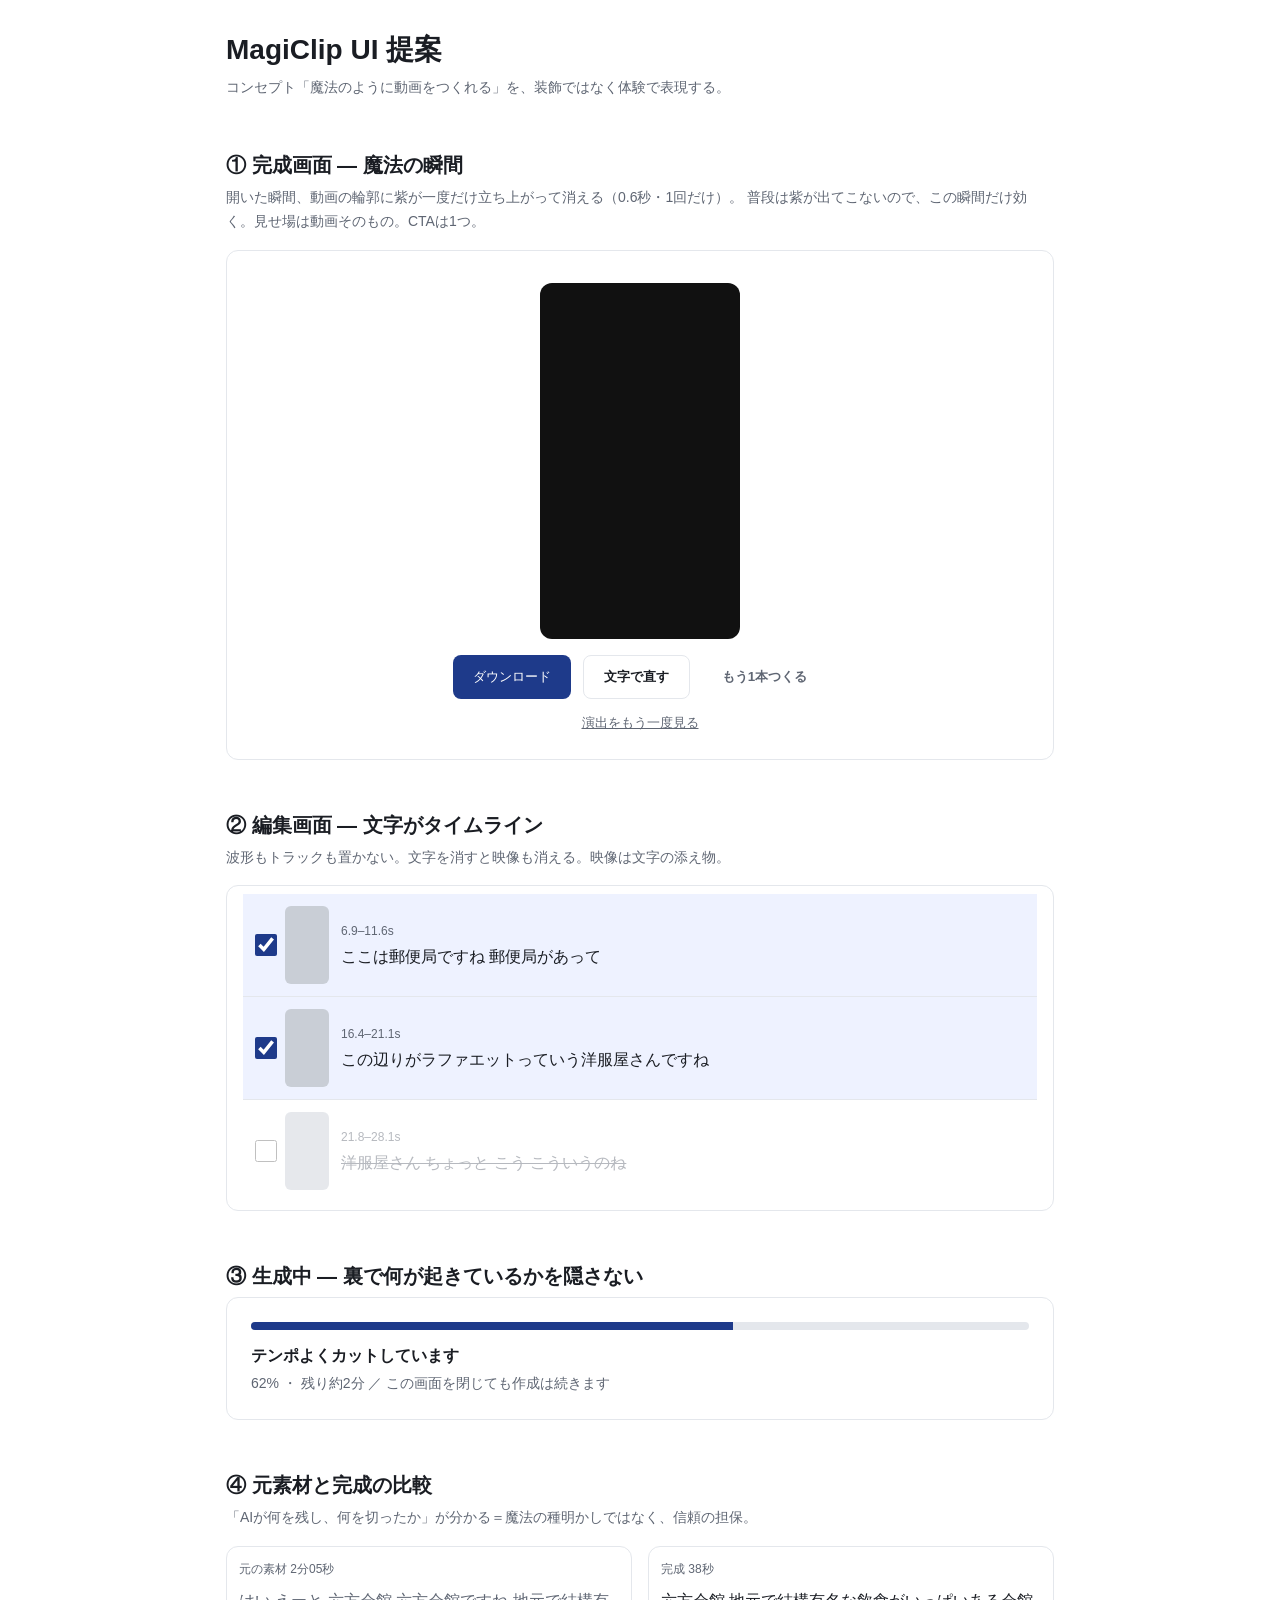
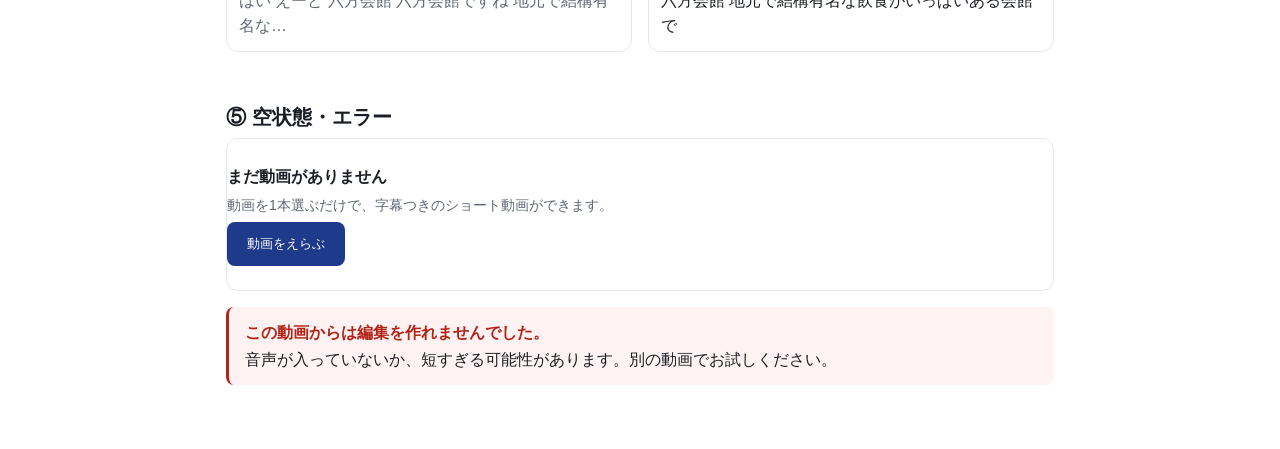
<file: docs/magiclip-preview.html>
<!doctype html>
<html lang="ja">
<head>
<meta charset="utf-8">
<meta name="viewport" content="width=device-width, initial-scale=1">
<title>MagiClip UI 提案</title>
</head>
<body>
<style>
:root{--bg:#fff;--surface:#f7f8fa;--line:#e4e7ec;--text:#1a1d23;--muted:#5f6673;
--accent:#1e3a8a;--accent-weak:#eef2ff;--danger:#b42318;--brand:#7C3AED;
--r-sm:8px;--r-md:12px}
*{box-sizing:border-box}
body{margin:0;background:var(--bg);color:var(--text);
 font:400 16px/1.7 -apple-system,"Hiragino Kaku Gothic ProN",sans-serif}
.wrap{max-width:860px;margin:0 auto;padding:32px 16px 64px}
h1{font-size:28px;line-height:1.3;font-weight:600;margin:0 0 8px}
h2{font-size:20px;font-weight:600;margin:48px 0 4px}
.note{color:var(--muted);font-size:14px;margin:0 0 16px}
.screen{border:1px solid var(--line);border-radius:var(--r-md);padding:24px;background:var(--bg)}
.btn{border:0;border-radius:var(--r-sm);padding:12px 20px;font:700 16px/1.4 inherit;cursor:pointer;min-height:44px}
.primary{background:var(--accent);color:#fff}
.secondary{background:#fff;color:var(--text);border:1px solid var(--line);font-weight:600}
.ghost{background:none;color:var(--muted);font-weight:600}
.row{display:flex;gap:12px;align-items:center;flex-wrap:wrap}
/* 署名1: 魔法の瞬間 — 完成時に一度だけ紫の輪郭が立ち上がって消える */
.stage{display:flex;justify-content:center;margin:8px 0 16px}
.video{width:200px;height:356px;border-radius:var(--r-md);background:#111 center/cover no-repeat;
 position:relative;overflow:visible}
.video::after{content:"";position:absolute;inset:-3px;border-radius:15px;
 border:2px solid var(--brand);opacity:0;animation:magic .6s cubic-bezier(.2,.8,.2,1) .3s 1 forwards}
@keyframes magic{0%{opacity:0;transform:scale(1.04)}40%{opacity:1}100%{opacity:0;transform:scale(1)}}
.replay{font-size:13px;color:var(--muted);cursor:pointer;text-decoration:underline}
/* 署名2: 文字がタイムライン */
.line{display:grid;grid-template-columns:22px 44px 1fr;gap:12px;align-items:center;
 padding:12px 8px;border-bottom:1px solid var(--line)}
.line:last-child{border-bottom:0}
.line.on{background:var(--accent-weak)}
.line.off{opacity:.45}
.thumb{width:44px;height:78px;border-radius:6px;background:#c9ced6 center/cover}
.tc{font-size:12px;color:var(--muted);font-variant-numeric:tabular-nums}
.tx{font-size:16px;line-height:1.6;margin-top:2px}
input[type=checkbox]{width:22px;height:22px;accent-color:var(--accent)}
.bar{height:8px;background:var(--line);border-radius:999px;overflow:hidden}
.bar>i{display:block;height:100%;width:62%;background:var(--accent)}
.err{border-left:3px solid var(--danger);padding:12px 16px;background:#fef3f2;border-radius:var(--r-sm)}
.err b{color:var(--danger)}
.empty{text-align:left;padding:24px 0}
.empty p{margin:0 0 4px}
.cmp{display:grid;grid-template-columns:1fr 1fr;gap:16px}
.cmp .box{border:1px solid var(--line);border-radius:var(--r-md);padding:12px}
.cmp .lbl{font-size:12px;color:var(--muted);margin-bottom:8px}
.strike{text-decoration:line-through;color:var(--muted)}
</style>
<div class="wrap">
  <h1>MagiClip UI 提案</h1>
  <p class="note">コンセプト「魔法のように動画をつくれる」を、装飾ではなく体験で表現する。</p>

  <h2>① 完成画面 — 魔法の瞬間</h2>
  <p class="note">開いた瞬間、動画の輪郭に紫が一度だけ立ち上がって消える（0.6秒・1回だけ）。
     普段は紫が出てこないので、この瞬間だけ効く。見せ場は動画そのもの。CTAは1つ。</p>
  <div class="screen">
    <div class="stage"><div class="video" id="v"></div></div>
    <div class="row" style="justify-content:center">
      <button class="btn primary">ダウンロード</button>
      <button class="btn secondary">文字で直す</button>
      <button class="btn ghost">もう1本つくる</button>
    </div>
    <p class="note" style="text-align:center;margin:12px 0 0">
      <span class="replay" onclick="const e=document.getElementById('v');e.style.animation='none';e.offsetHeight;e.style.animation='';location.reload()">演出をもう一度見る</span>
    </p>
  </div>

  <h2>② 編集画面 — 文字がタイムライン</h2>
  <p class="note">波形もトラックも置かない。文字を消すと映像も消える。映像は文字の添え物。</p>
  <div class="screen" style="padding:8px 16px">
    <div class="line on"><input type="checkbox" checked><div class="thumb"></div>
      <div><div class="tc">6.9–11.6s</div><div class="tx">ここは郵便局ですね 郵便局があって</div></div></div>
    <div class="line on"><input type="checkbox" checked><div class="thumb"></div>
      <div><div class="tc">16.4–21.1s</div><div class="tx">この辺りがラファエットっていう洋服屋さんですね</div></div></div>
    <div class="line off"><input type="checkbox"><div class="thumb"></div>
      <div><div class="tc">21.8–28.1s</div><div class="tx strike">洋服屋さん ちょっと こう こういうのね</div></div></div>
  </div>

  <h2>③ 生成中 — 裏で何が起きているかを隠さない</h2>
  <div class="screen">
    <div class="bar"><i></i></div>
    <p style="margin:12px 0 0;font-weight:600">テンポよくカットしています</p>
    <p class="note" style="margin:2px 0 0">62% ・ 残り約2分 ／ この画面を閉じても作成は続きます</p>
  </div>

  <h2>④ 元素材と完成の比較</h2>
  <p class="note">「AIが何を残し、何を切ったか」が分かる＝魔法の種明かしではなく、信頼の担保。</p>
  <div class="cmp">
    <div class="box"><div class="lbl">元の素材 2分05秒</div><div class="tx" style="color:var(--muted)">はい えーと 六方会館 六方会館ですね 地元で結構有名な…</div></div>
    <div class="box"><div class="lbl">完成 38秒</div><div class="tx">六方会館 地元で結構有名な飲食がいっぱいある会館で</div></div>
  </div>

  <h2>⑤ 空状態・エラー</h2>
  <div class="screen empty">
    <p style="font-weight:600">まだ動画がありません</p>
    <p class="note">動画を1本選ぶだけで、字幕つきのショート動画ができます。</p>
    <button class="btn primary">動画をえらぶ</button>
  </div>
  <div style="height:16px"></div>
  <div class="err"><b>この動画からは編集を作れませんでした。</b><br>
    音声が入っていないか、短すぎる可能性があります。別の動画でお試しください。</div>
</div>

</body>
</html>
</file>
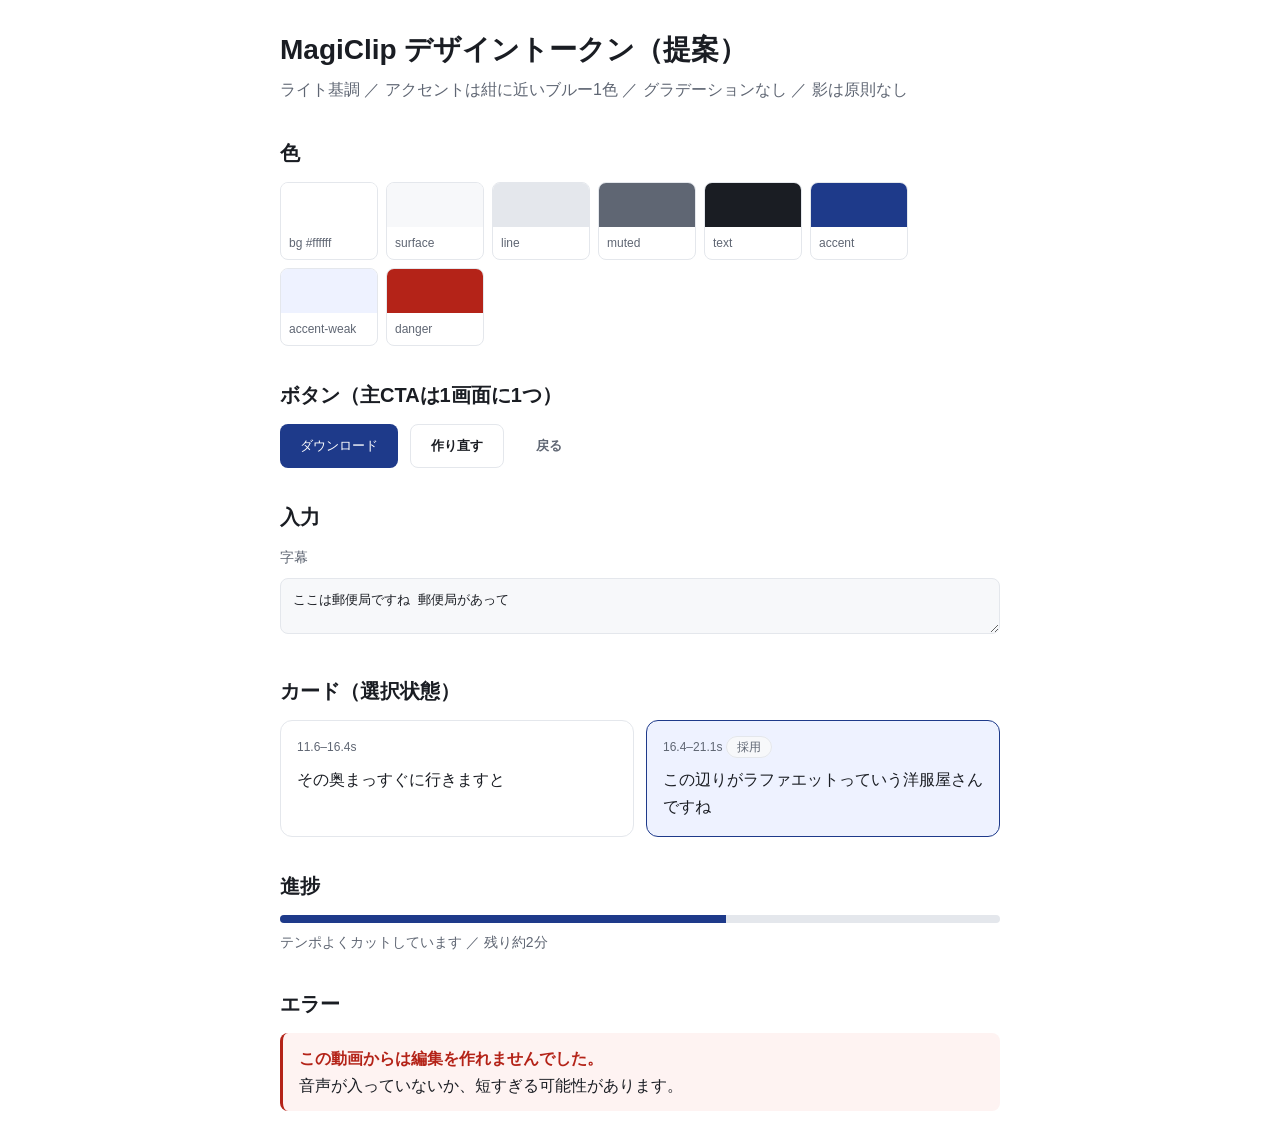
<file: docs/tokens.html>
<!doctype html>
<html lang="ja">
<head>
<meta charset="utf-8">
<meta name="viewport" content="width=device-width, initial-scale=1">
<title>MagiClip デザイントークン</title>
</head>
<body>
<style>
:root{--bg:#fff;--surface:#f7f8fa;--line:#e4e7ec;--text:#1a1d23;--muted:#5f6673;
--accent:#1e3a8a;--accent-weak:#eef2ff;--danger:#b42318;--success:#067647;
--r-sm:8px;--r-md:12px;--e1:0 1px 2px rgba(16,24,40,.06)}
body{margin:0;background:var(--bg);color:var(--text);
 font:400 16px/1.7 -apple-system,"Hiragino Kaku Gothic ProN",sans-serif}
.wrap{max-width:720px;margin:0 auto;padding:32px 16px}
h1{font-size:28px;line-height:1.3;font-weight:600;margin:0 0 8px}
h2{font-size:20px;font-weight:600;margin:32px 0 12px}
p.sub{color:var(--muted);margin:0 0 24px}
.row{display:flex;gap:12px;align-items:center;flex-wrap:wrap;margin-bottom:12px}
.btn{border:0;border-radius:var(--r-sm);padding:12px 20px;font:700 16px/1.4 inherit;cursor:pointer;min-height:44px}
.primary{background:var(--accent);color:#fff}
.secondary{background:#fff;color:var(--text);border:1px solid var(--line);font-weight:600}
.ghost{background:none;color:var(--muted);font-weight:600}
.card{border:1px solid var(--line);border-radius:var(--r-md);padding:16px;background:var(--bg)}
.card.sel{background:var(--accent-weak);border-color:var(--accent)}
label{display:block;font-size:14px;color:var(--muted);margin-bottom:8px}
input,textarea{width:100%;box-sizing:border-box;background:var(--surface);border:1px solid var(--line);
 border-radius:var(--r-sm);padding:12px;font:400 16px/1.6 inherit;color:var(--text)}
.swatch{display:flex;gap:8px;flex-wrap:wrap}
.sw{width:96px;border:1px solid var(--line);border-radius:var(--r-sm);overflow:hidden;font-size:12px}
.sw i{display:block;height:44px}
.sw span{display:block;padding:6px 8px;color:var(--muted)}
.bar{height:8px;background:var(--line);border-radius:999px;overflow:hidden}
.bar>i{display:block;height:100%;width:62%;background:var(--accent)}
.tag{font-size:12px;padding:3px 10px;border-radius:999px;background:var(--surface);color:var(--muted);border:1px solid var(--line)}
.err{border-left:3px solid var(--danger);padding:12px 16px;background:#fef3f2;border-radius:var(--r-sm)}
.err b{color:var(--danger)}
</style>
<div class="wrap">
  <h1>MagiClip デザイントークン（提案）</h1>
  <p class="sub">ライト基調 ／ アクセントは紺に近いブルー1色 ／ グラデーションなし ／ 影は原則なし</p>

  <h2>色</h2>
  <div class="swatch">
    <div class="sw"><i style="background:#ffffff"></i><span>bg #ffffff</span></div>
    <div class="sw"><i style="background:#f7f8fa"></i><span>surface</span></div>
    <div class="sw"><i style="background:#e4e7ec"></i><span>line</span></div>
    <div class="sw"><i style="background:#5f6673"></i><span>muted</span></div>
    <div class="sw"><i style="background:#1a1d23"></i><span>text</span></div>
    <div class="sw"><i style="background:#1e3a8a"></i><span>accent</span></div>
    <div class="sw"><i style="background:#eef2ff"></i><span>accent-weak</span></div>
    <div class="sw"><i style="background:#b42318"></i><span>danger</span></div>
  </div>

  <h2>ボタン（主CTAは1画面に1つ）</h2>
  <div class="row">
    <button class="btn primary">ダウンロード</button>
    <button class="btn secondary">作り直す</button>
    <button class="btn ghost">戻る</button>
  </div>

  <h2>入力</h2>
  <label for="a">字幕</label>
  <textarea id="a" rows="2">ここは郵便局ですね 郵便局があって</textarea>

  <h2>カード（選択状態）</h2>
  <div class="row" style="align-items:stretch">
    <div class="card" style="flex:1">
      <div style="font-size:12px;color:var(--muted);margin-bottom:8px">11.6–16.4s</div>
      その奥まっすぐに行きますと
    </div>
    <div class="card sel" style="flex:1">
      <div style="font-size:12px;color:var(--muted);margin-bottom:8px">16.4–21.1s <span class="tag">採用</span></div>
      この辺りがラファエットっていう洋服屋さんですね
    </div>
  </div>

  <h2>進捗</h2>
  <div class="bar"><i></i></div>
  <p class="sub" style="margin-top:8px;font-size:14px">テンポよくカットしています ／ 残り約2分</p>

  <h2>エラー</h2>
  <div class="err"><b>この動画からは編集を作れませんでした。</b><br>
    音声が入っていないか、短すぎる可能性があります。</div>
</div>

</body>
</html>
</file>
